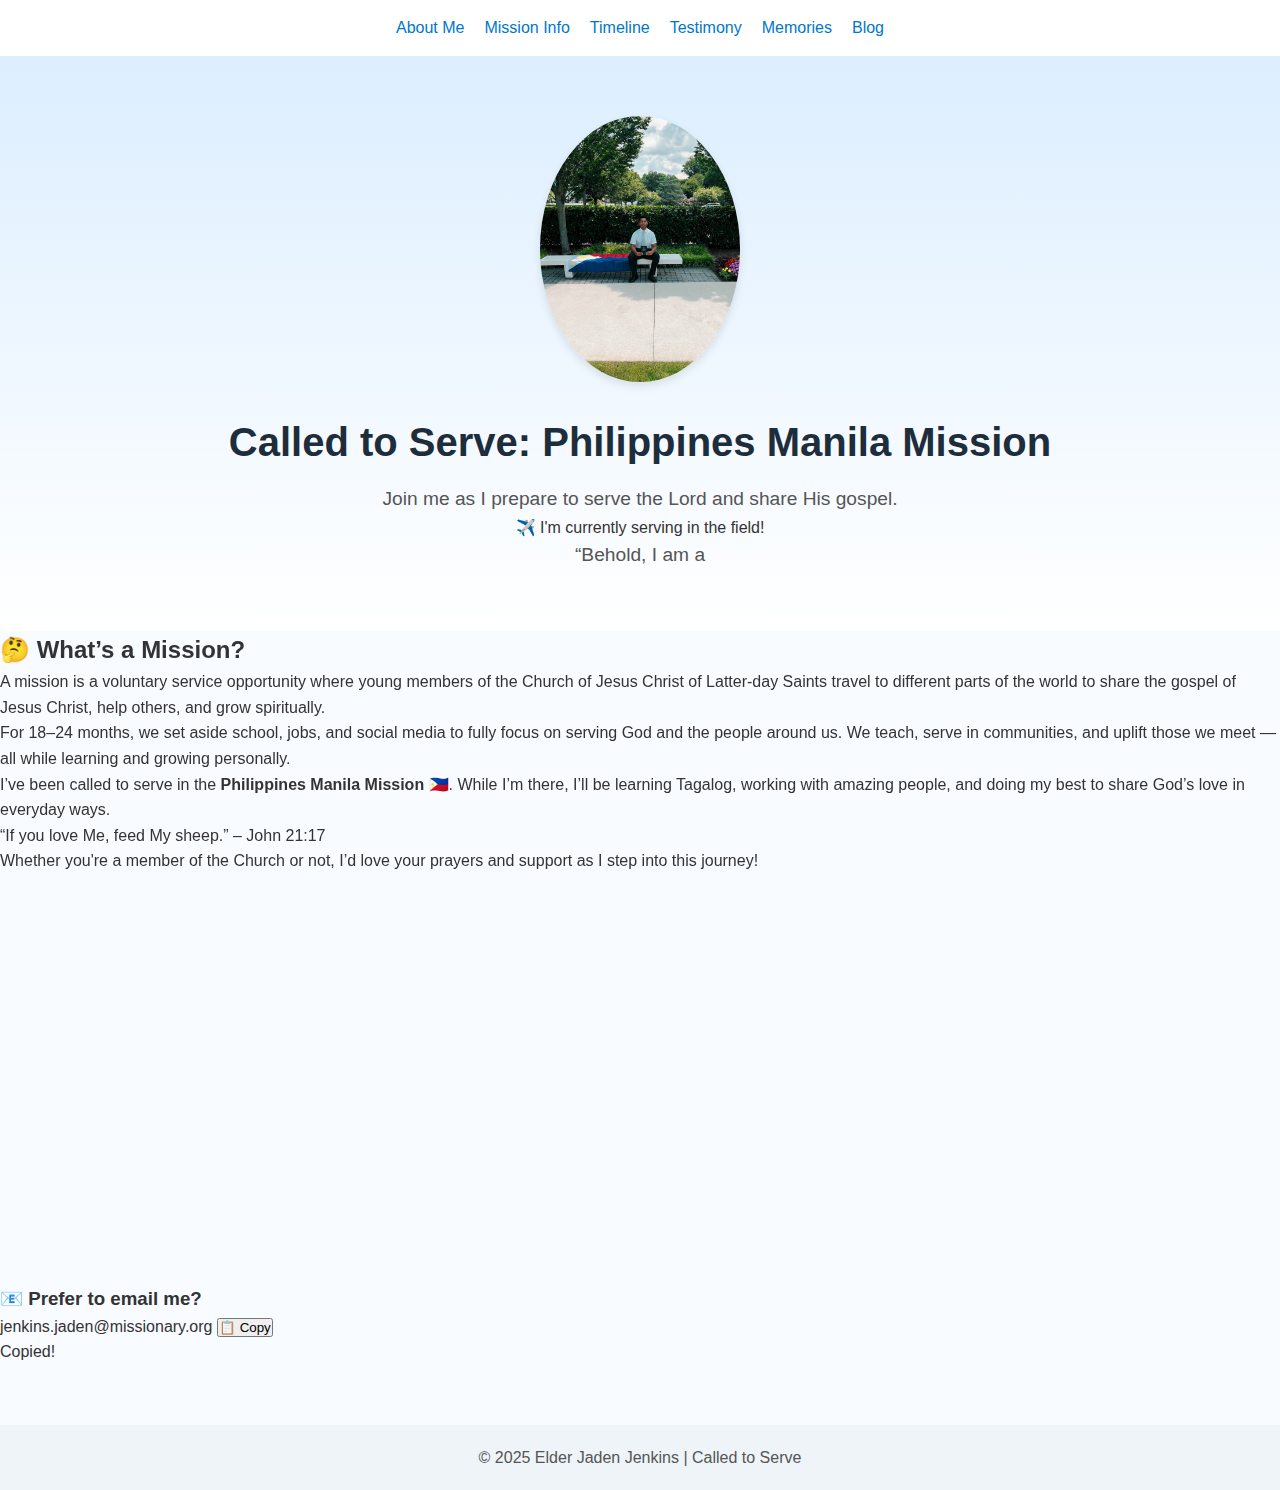
<file: index.html>
<!DOCTYPE html>
<html lang="en">
<head>
  <meta charset="UTF-8" />
  <meta name="viewport" content="width=device-width, initial-scale=1.0"/>
  <title>Jaden's Mission Journey</title>
  <link rel="stylesheet" href="style.css" />

  <!-- AOS animation support (optional) -->
  <link href="https://unpkg.com/aos@2.3.1/dist/aos.css" rel="stylesheet" />
</head>
<body>

  <!-- NAVBAR -->
  <nav class="navbar">
    <a href="about.html">About Me</a>
    <a href="mission.html">Mission Info</a>
    <a href="timeline.html">Timeline</a>
    <a href="testimony.html">Testimony</a>
    <a href="memories.html">Memories</a>
    <a href="blog.html">Blog</a>
  </nav>

  <!-- HERO SECTION -->
  <header class="hero fade-in" id="home">
    <img src="images/jaden-flag.jpg" alt="Jaden with Flag" class="hero-img" />
    <h1>Called to Serve: Philippines Manila Mission</h1>
    <p>Join me as I prepare to serve the Lord and share His gospel.</p>

    <div class="countdown-box" id="countdown"></div>
    <p id="verse" class="typing-effect"></p>

    <!-- Waving flag background -->
    <div class="flag-overlay animated-flag"></div>
  </header>

  <section class="mission-explained" id="what-is-a-mission" data-aos="fade-up">
  <h2>🤔 What’s a Mission?</h2>
  <p>
    A mission is a voluntary service opportunity where young members of the Church of Jesus Christ of Latter-day Saints travel to different parts of the world to share the gospel of Jesus Christ, help others, and grow spiritually.
  </p>
  <p>
    For 18–24 months, we set aside school, jobs, and social media to fully focus on serving God and the people around us. We teach, serve in communities, and uplift those we meet — all while learning and growing personally.
  </p>
  <p>
    I’ve been called to serve in the <strong>Philippines Manila Mission</strong> 🇵🇭. While I’m there, I’ll be learning Tagalog, working with amazing people, and doing my best to share God’s love in everyday ways.
  </p>
  <blockquote>
    “If you love Me, feed My sheep.” – John 21:17
  </blockquote>
  <p>
    Whether you're a member of the Church or not, I’d love your prayers and support as I step into this journey!
  </p>
</section>


<section class="tagalog-box" data-aos="fade-up">
  <h3>🗣 Tagalog Word of the Week</h3>
  <p><strong>Pananampalataya</strong> — (noun) <em>Faith or belief</em></p>
  <p><em>Example:</em> “May <strong>pananampalataya</strong> ako sa plano ng Diyos.”<br>
  (I have faith in God's plan.)</p>
</section>


<section class="write-me" id="write" data-aos="fade-up">
  <h2>📬 Write Me While I’m On My Mission</h2>
  <p>I would love letters, uplifting thoughts, or even snacks from home while I'm serving. Here’s how you can reach me:</p>

  <div class="address-box">
    <h3>🏠 MTC ( October 15 - December 11)</h3>
    <p>
      Elder Jaden Jenkins<br>
      4970 Derryfeild Court, Waldorf Maryland, 20602<br>
      (Label as: "Missionary - Do Not Deliver Sundays")
    </p>
  </div>

  <div class="address-box">
    <h3>🌏 Mission Address (after Oct 15)</h3>
    <p>
      Philippines Manila Mission<br>
      119 HV Dela Costa St. Salcedo Village, <br>
      Makati City 0714 Metro manila Philippines<br>
      
    </p>
  </div>

  <p>If you're unsure where to send it, message me through the contact form and my family can help!</p>
</section>

<div class="email-contact">
  <h3>📧 Prefer to email me?</h3>
  <p>
    <span id="email-text">jenkins.jaden@missionary.org</span>
    <button class="copy-btn" onclick="copyEmail()">📋 Copy</button>
  </p>
  <p class="copied-message" id="copied-msg">Copied!</p>
</div>




  <!-- FOOTER -->
  <footer>
    <p>© 2025 Elder Jaden Jenkins | Called to Serve</p>
  </footer>

  <!-- SCRIPTS -->
  <script src="script.js"></script>
  <script src="https://unpkg.com/aos@2.3.1/dist/aos.js"></script>
  <script>AOS.init();</script>
</body>
</html>
</file>
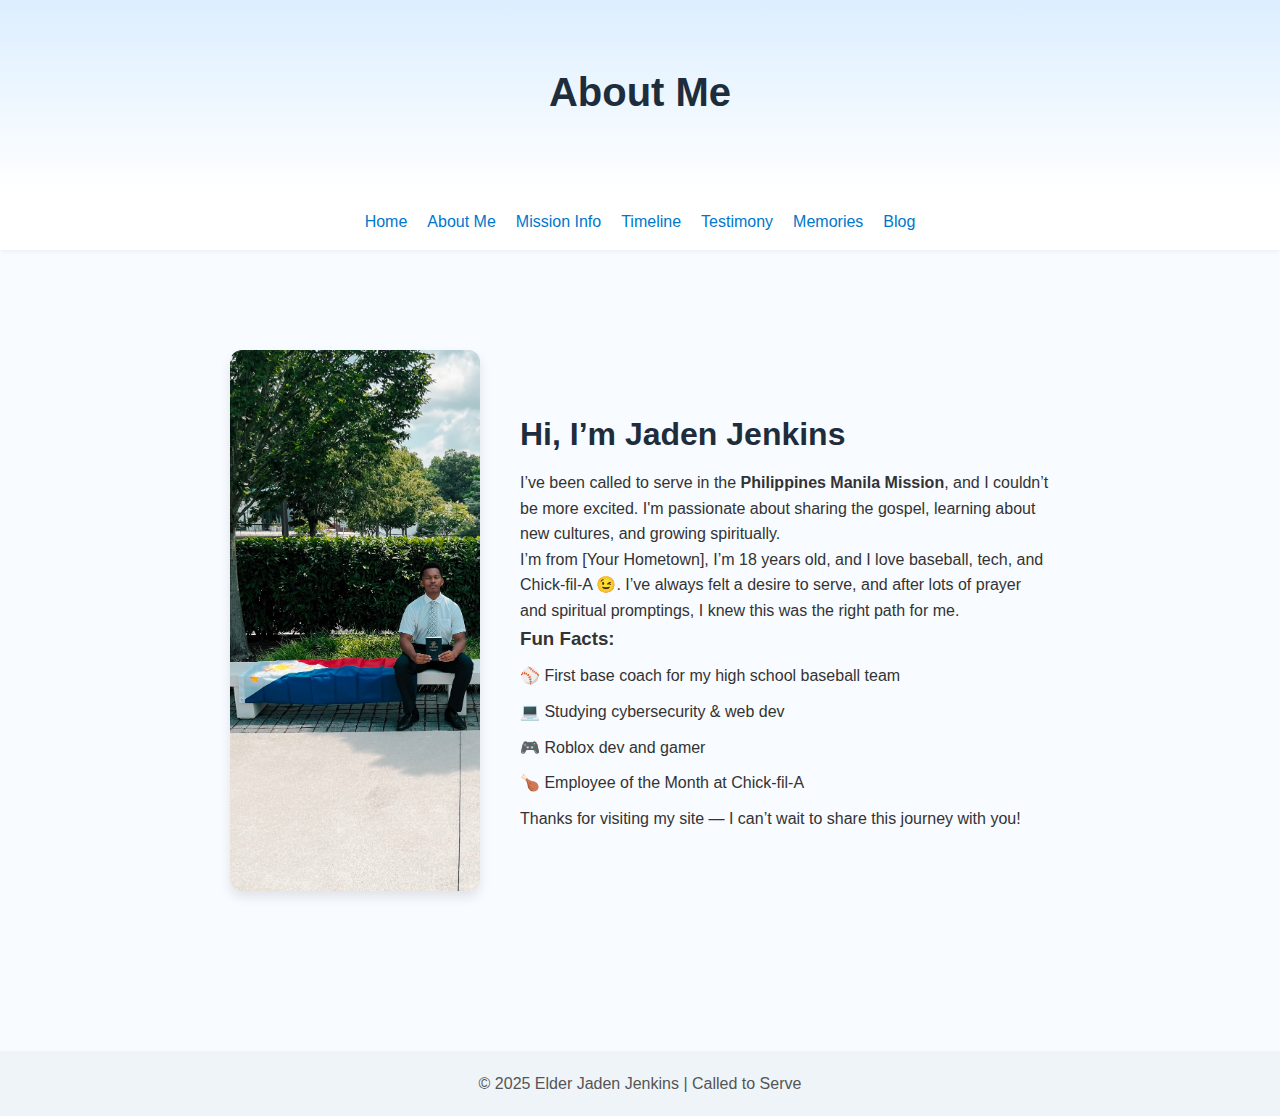
<file: about.html>
<!DOCTYPE html>
<html lang="en">
<head>
  <meta charset="UTF-8" />
  <meta name="viewport" content="width=device-width, initial-scale=1.0"/>
  <title>About Me - Elder Jaden Jenkins</title>
  <link rel="stylesheet" href="style.css" />
</head>
<body>

  <header class="hero">
    <h1>About Me</h1>
  </header>

  <nav class="navbar">
    <a href="index.html">Home</a>
    <a href="about.html" class="active">About Me</a>
    <a href="mission.html">Mission Info</a>
    <a href="timeline.html">Timeline</a>
    <a href="testimony.html">Testimony</a>
    <a href="memories.html">Memories</a>
    <a href="blog.html">Blog</a>
  </nav>

  <main class="container">
    <section class="about-section">
      <img src="images/jaden-profile.jpg" alt="Jaden Profile" class="profile-img">
      <div class="about-text">
        <h2>Hi, I’m Jaden Jenkins</h2>
        <p>I’ve been called to serve in the <strong>Philippines Manila Mission</strong>, and I couldn’t be more excited. I'm passionate about sharing the gospel, learning about new cultures, and growing spiritually.</p>
        <p>I’m from [Your Hometown], I’m 18 years old, and I love baseball, tech, and Chick-fil-A 😉. I’ve always felt a desire to serve, and after lots of prayer and spiritual promptings, I knew this was the right path for me.</p>
        <h3>Fun Facts:</h3>
        <ul>
          <li>⚾ First base coach for my high school baseball team</li>
          <li>💻 Studying cybersecurity & web dev</li>
          <li>🎮 Roblox dev and gamer</li>
          <li>🍗 Employee of the Month at Chick-fil-A</li>
        </ul>
        <p>Thanks for visiting my site — I can’t wait to share this journey with you!</p>
      </div>
    </section>
  </main>

  <footer>
    <p>© 2025 Elder Jaden Jenkins | Called to Serve</p>
  </footer>

</body>
</html>
</file>
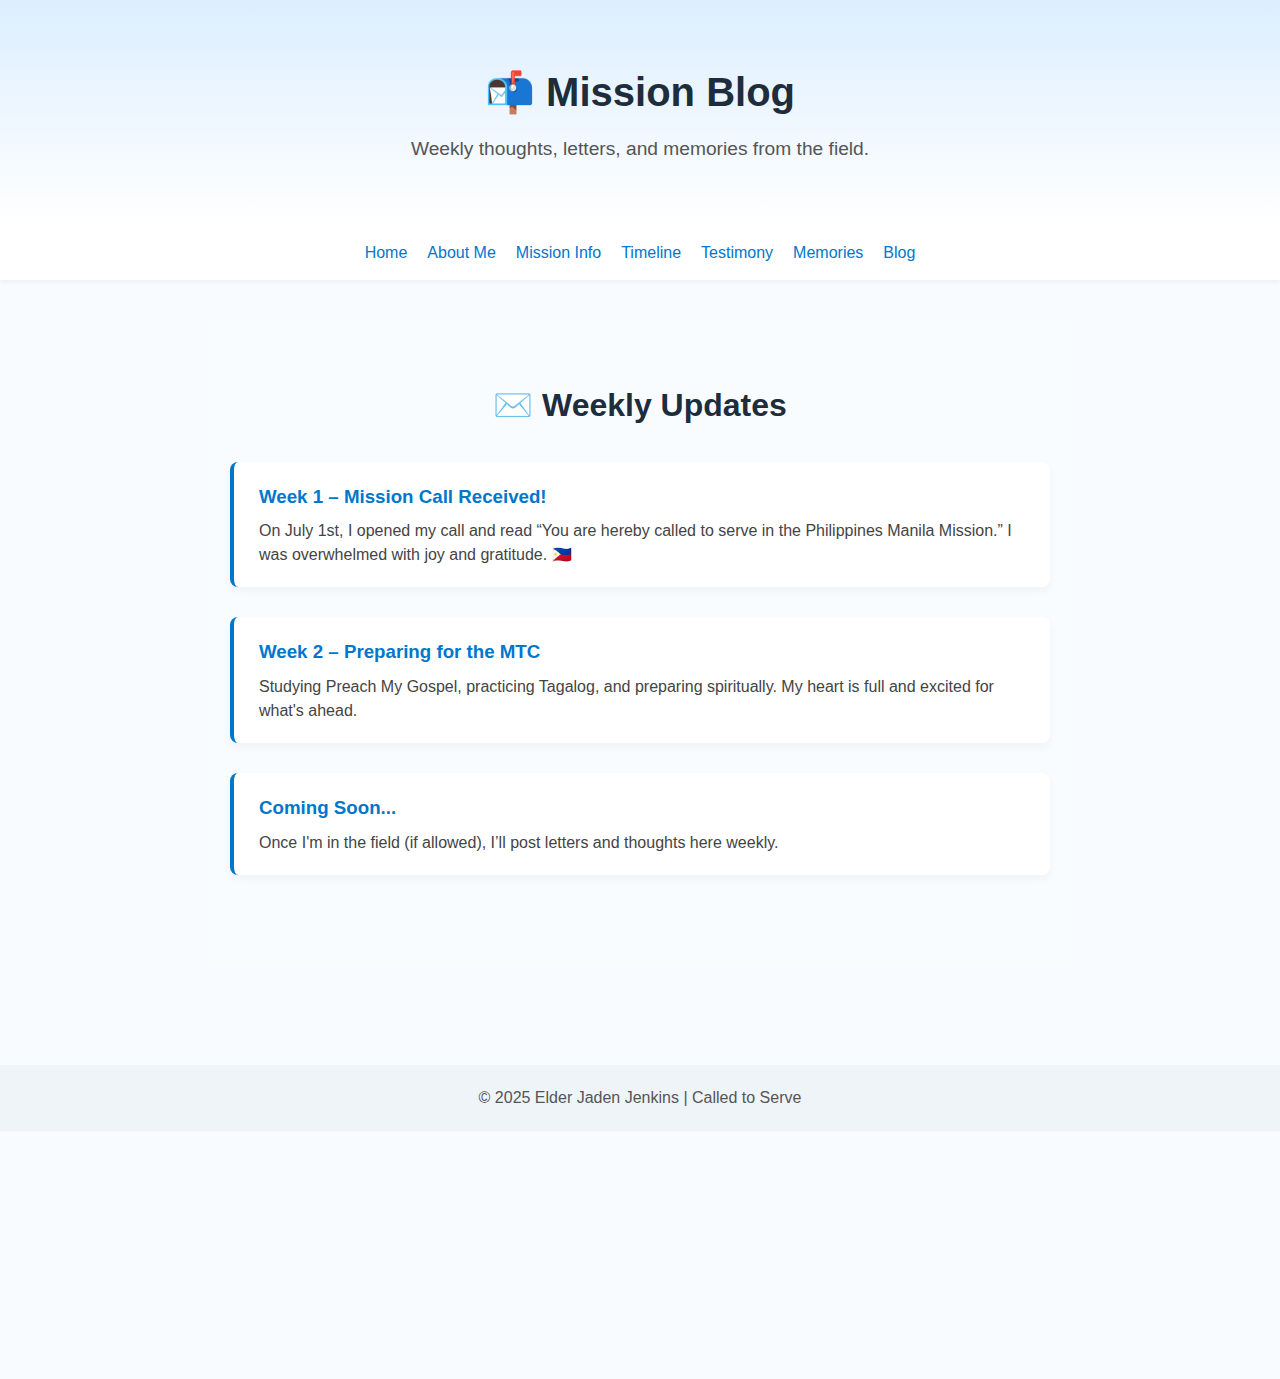
<file: blog.html>
<!DOCTYPE html>
<html lang="en">
<head>
  <meta charset="UTF-8" />
  <meta name="viewport" content="width=device-width, initial-scale=1.0"/>
  <title>Mission Blog</title>
  <link rel="stylesheet" href="style.css" />
  <link href="https://unpkg.com/aos@2.3.1/dist/aos.css" rel="stylesheet" />
</head>
<body>

  <header class="hero">
    <h1>📬 Mission Blog</h1>
    <p>Weekly thoughts, letters, and memories from the field.</p>
  </header>

  <nav class="navbar">
    <a href="index.html">Home</a>
    <a href="about.html">About Me</a>
    <a href="mission.html">Mission Info</a>
    <a href="timeline.html">Timeline</a>
    <a href="testimony.html">Testimony</a>
    <a href="memories.html">Memories</a>
    <a href="blog.html" class="active">Blog</a>
  </nav>

  <main class="container blog-page">

    <section class="blog-section" data-aos="fade-up">
      <h2>✉️ Weekly Updates</h2>

      <div class="blog-post">
        <h3>Week 1 – Mission Call Received!</h3>
        <p>On July 1st, I opened my call and read “You are hereby called to serve in the Philippines Manila Mission.” I was overwhelmed with joy and gratitude. 🇵🇭</p>
      </div>

      <div class="blog-post">
        <h3>Week 2 – Preparing for the MTC</h3>
        <p>Studying Preach My Gospel, practicing Tagalog, and preparing spiritually. My heart is full and excited for what's ahead.</p>
      </div>

      <div class="blog-post">
        <h3>Coming Soon...</h3>
        <p>Once I'm in the field (if allowed), I’ll post letters and thoughts here weekly.</p>
      </div>
    </section>

  </main>

  <footer>
    <p>© 2025 Elder Jaden Jenkins | Called to Serve</p>
  </footer>

  <script src="https://unpkg.com/aos@2.3.1/dist/aos.js"></script>
  <script>AOS.init();</script>
</body>
</html>


<section class="contact-form-section" id="contact" data-aos="fade-up">
  <h2>📨 Have a question or message?</h2>
  <p>Send me a note — I’d love to hear from you!</p>

  <form action="https://formspree.io/f/xkgzrwoz" method="POST" class="contact-form">
    <input type="text" name="name" placeholder="Your Name" required />
    <input type="email" name="_replyto" placeholder="Your Email" required />
    <textarea name="message" rows="5" placeholder="Your Message" required></textarea>
    <button type="submit">Send Message</button>
  </form>
</section>
</file>
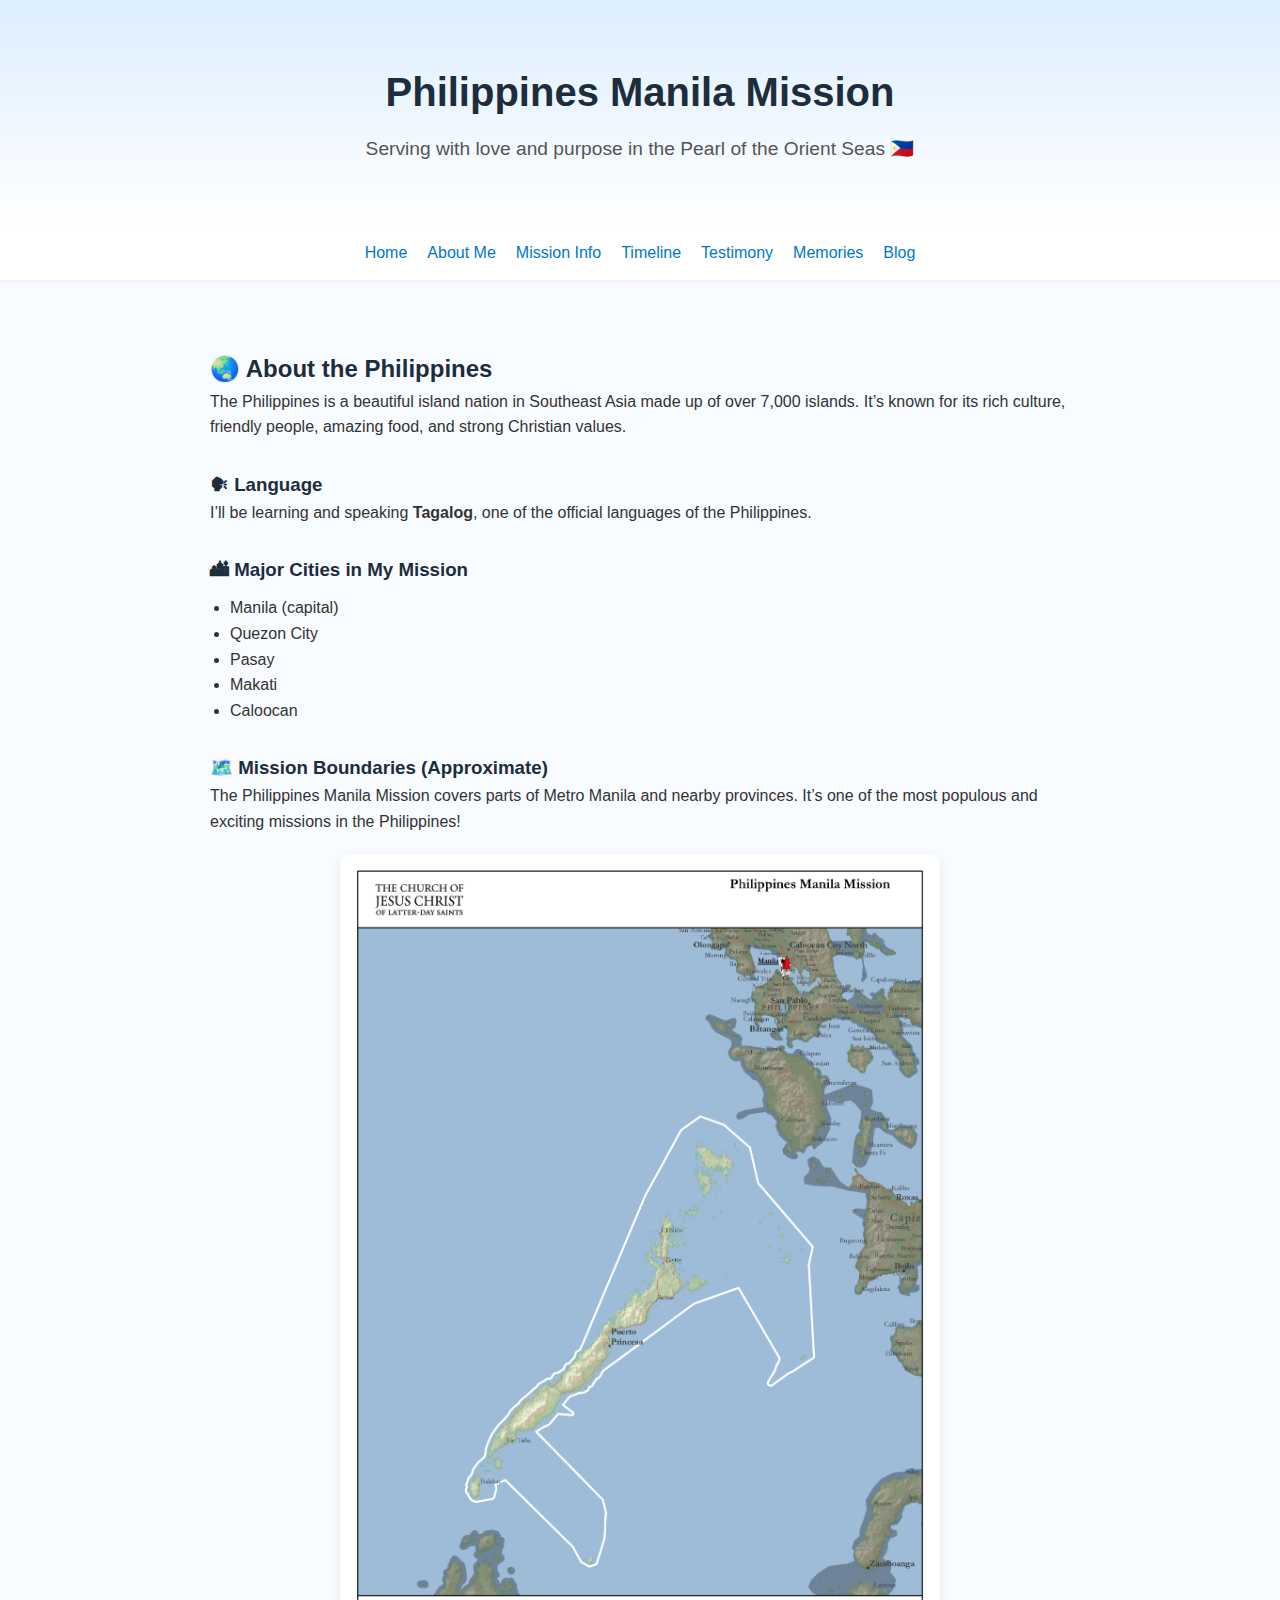
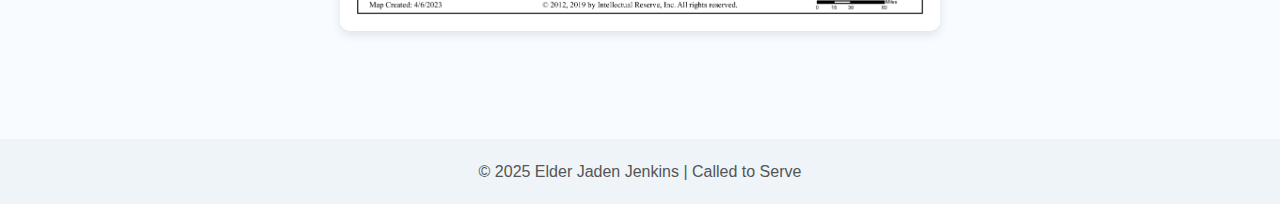
<file: mission.html>
<!DOCTYPE html>
<html lang="en">
<head>
  <meta charset="UTF-8" />
  <meta name="viewport" content="width=device-width, initial-scale=1.0"/>
  <title>Mission Info - Philippines Manila</title>
  <link rel="stylesheet" href="style.css" />
</head>
<body>

  <header class="hero">
    <h1>Philippines Manila Mission</h1>
    <p>Serving with love and purpose in the Pearl of the Orient Seas 🇵🇭</p>
  </header>

  <nav class="navbar">
    <a href="index.html">Home</a>
    <a href="about.html">About Me</a>
    <a href="mission.html" class="active">Mission Info</a>
    <a href="timeline.html">Timeline</a>
    <a href="testimony.html">Testimony</a>
    <a href="memories.html">Memories</a>
    <a href="blog.html">Blog</a>
  </nav>

  <main class="container">

    <section class="mission-details">
      <h2>🌏 About the Philippines</h2>
      <p>The Philippines is a beautiful island nation in Southeast Asia made up of over 7,000 islands. It’s known for its rich culture, friendly people, amazing food, and strong Christian values.</p>

      <h3>🗣 Language</h3>
      <p>I’ll be learning and speaking <strong>Tagalog</strong>, one of the official languages of the Philippines.</p>

      <h3>🏙 Major Cities in My Mission</h3>
      <ul>
        <li>Manila (capital)</li>
        <li>Quezon City</li>
        <li>Pasay</li>
        <li>Makati</li>
        <li>Caloocan</li>
      </ul>

      <h3>🗺️ Mission Boundaries (Approximate)</h3>
      <p>The Philippines Manila Mission covers parts of Metro Manila and nearby provinces. It’s one of the most populous and exciting missions in the Philippines!</p>

      <div class="map-container">
        <img src="images/philippines-mission-map.png" alt="Philippines Mission Map" class="mission-map" />
      </div>
    </section>

  </main>

  <footer>
    <p>© 2025 Elder Jaden Jenkins | Called to Serve</p>
  </footer>

</body>
</html>
</file>
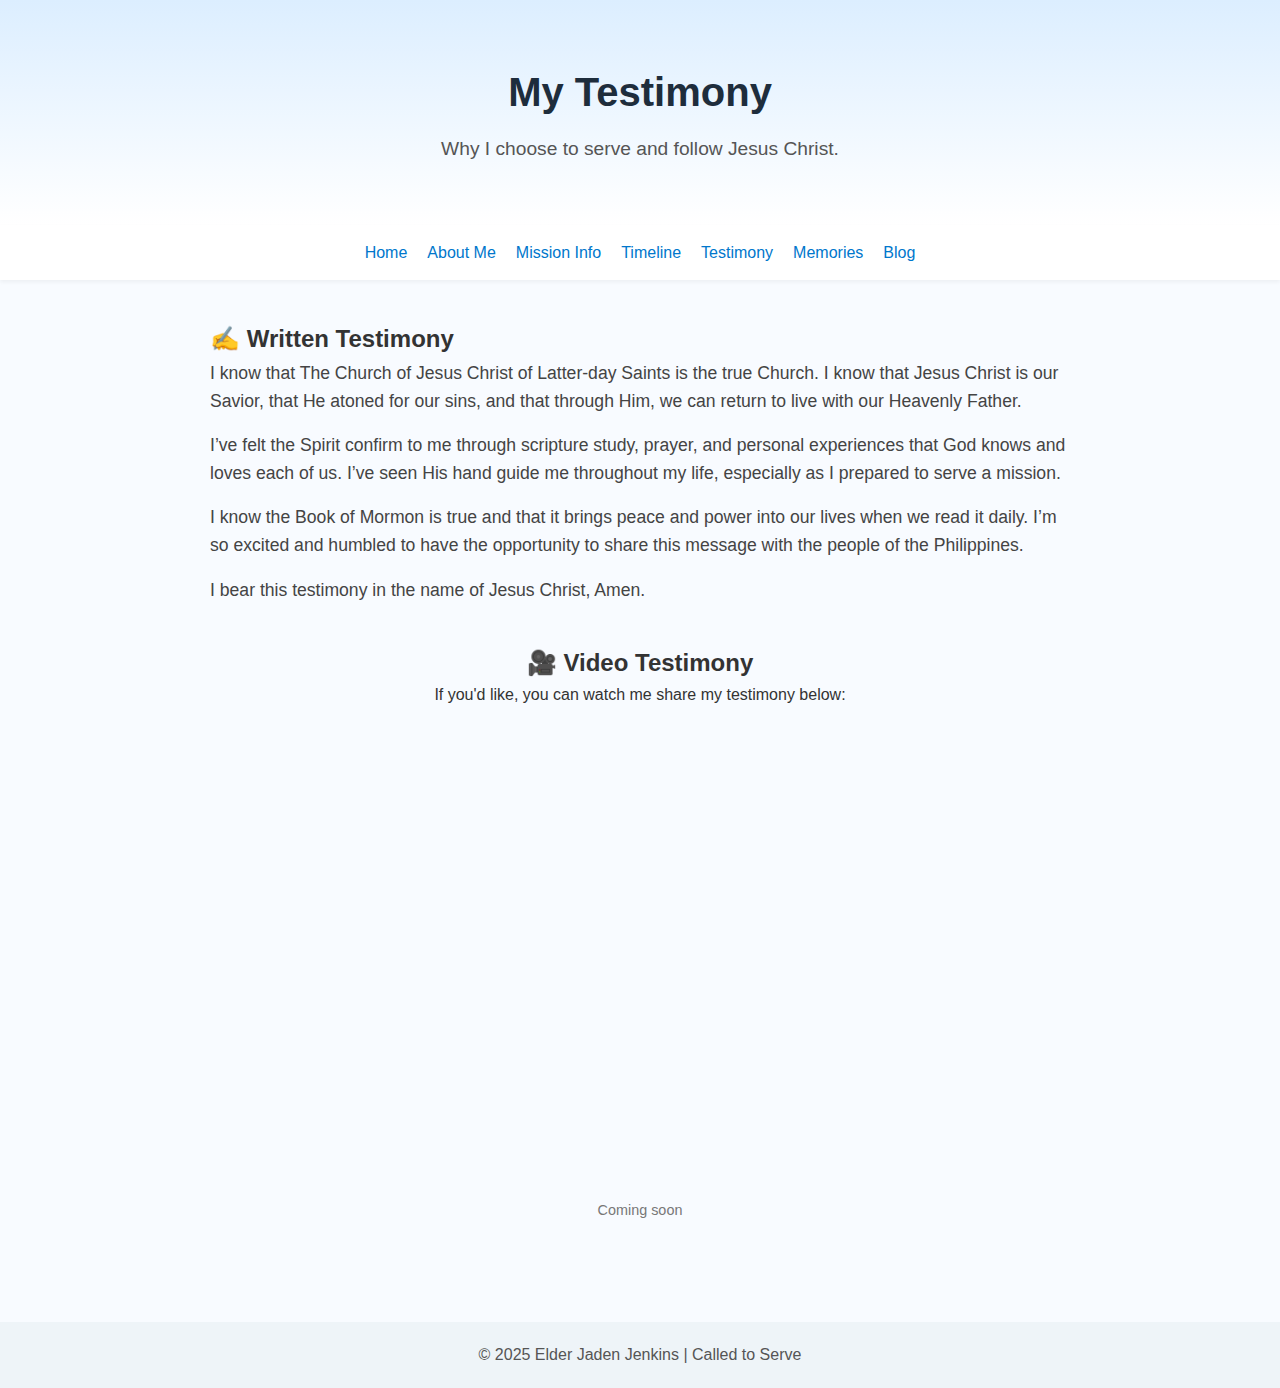
<file: testimony.html>
<!DOCTYPE html>
<html lang="en">
<head>
  <meta charset="UTF-8" />
  <meta name="viewport" content="width=device-width, initial-scale=1.0"/>
  <title>My Testimony</title>
  <link rel="stylesheet" href="style.css" />
</head>

<body>


  <header class="hero">
    <h1>My Testimony</h1>
    <p>Why I choose to serve and follow Jesus Christ.</p>
  </header>

  <nav class="navbar">
    <a href="index.html">Home</a>
    <a href="about.html">About Me</a>
    <a href="mission.html">Mission Info</a>
    <a href="timeline.html">Timeline</a>
    <a href="testimony.html" class="active">Testimony</a>
    <a href="memories.html">Memories</a>
    <a href="blog.html">Blog</a>
  </nav>

  <main class="container">

    <section class="testimony-text">
      <h2>✍️ Written Testimony</h2>
      <p>
        I know that The Church of Jesus Christ of Latter-day Saints is the true Church. I know that Jesus Christ is our Savior, that He atoned for our sins, and that through Him, we can return to live with our Heavenly Father.
      </p>
      <p>
        I’ve felt the Spirit confirm to me through scripture study, prayer, and personal experiences that God knows and loves each of us. I’ve seen His hand guide me throughout my life, especially as I prepared to serve a mission.
      </p>
      <p>
        I know the Book of Mormon is true and that it brings peace and power into our lives when we read it daily. I’m so excited and humbled to have the opportunity to share this message with the people of the Philippines.
      </p>
      <p>
        I bear this testimony in the name of Jesus Christ, Amen.
      </p>
    </section>

    <section class="testimony-video">
      <h2>🎥 Video Testimony</h2>
      <p>If you'd like, you can watch me share my testimony below:</p>
      <div class="video-wrapper">
        <iframe width="560" height="315" src="https://www.youtube.com/embed/YOUR_VIDEO_ID" 
        title="YouTube video player" frameborder="0" allowfullscreen></iframe>
      </div>
      <p class="caption">Coming soon</p>
    </section>

  </main>

  <footer>
    <p>© 2025 Elder Jaden Jenkins | Called to Serve</p>
  </footer>

</body>
</html>
</file>
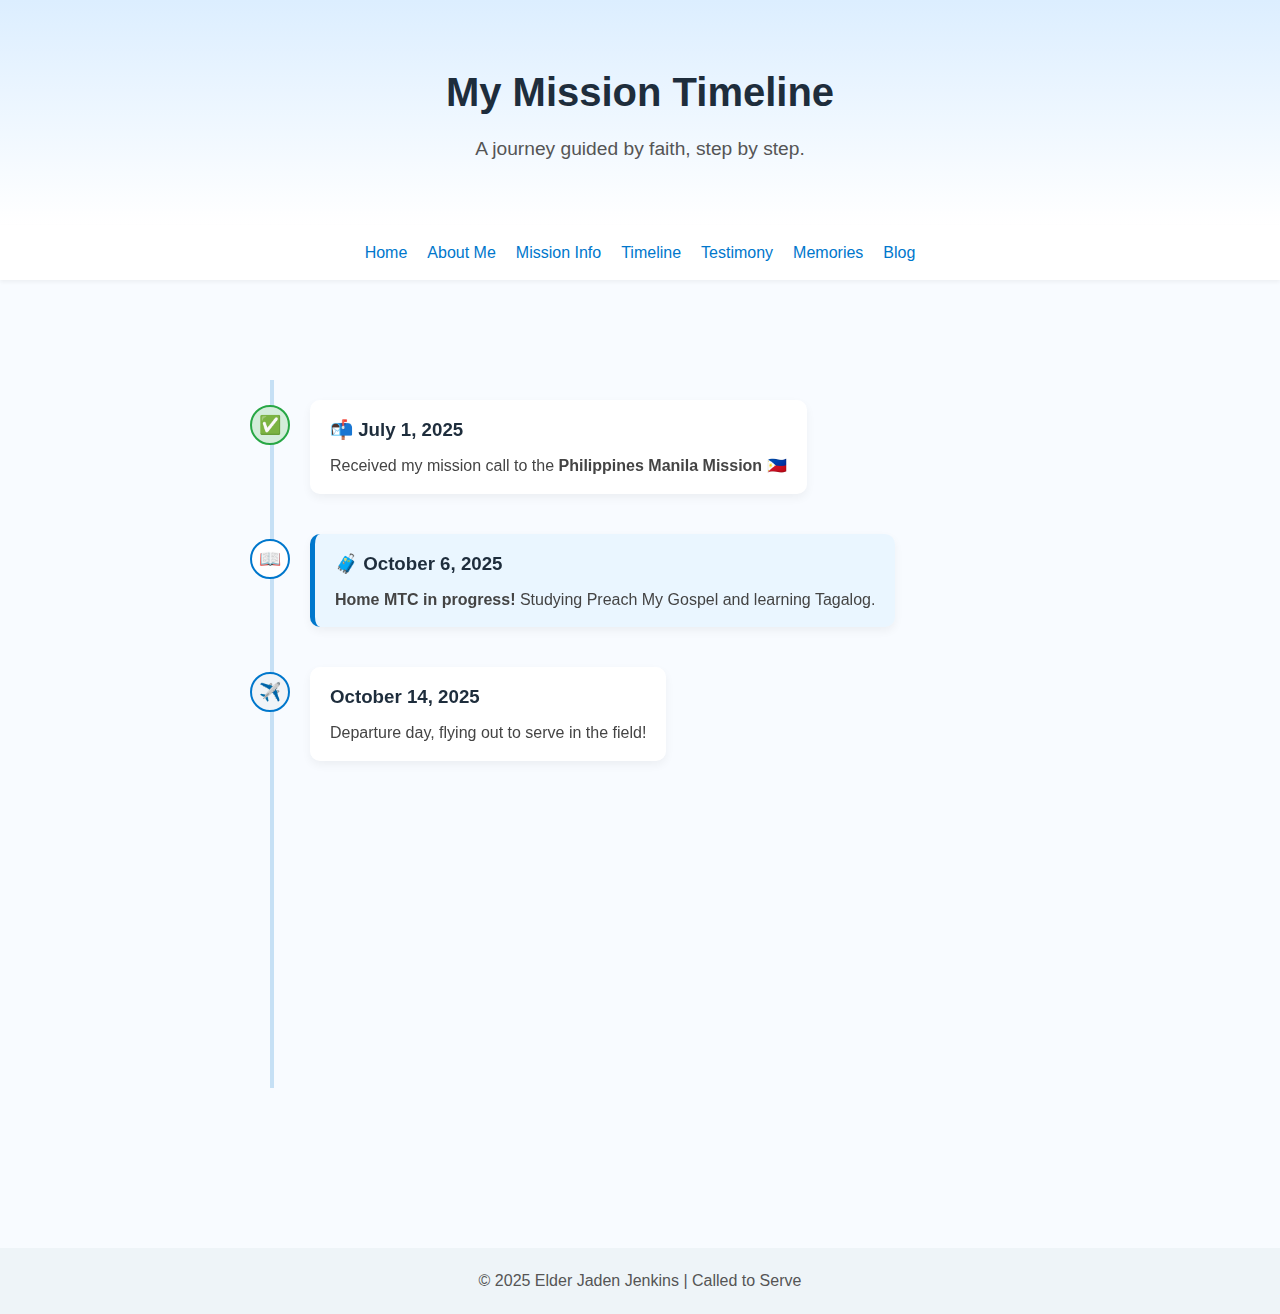
<file: timeline.html>
<!DOCTYPE html>
<html lang="en">
<head>
    <!-- AOS Animation Library -->
<link href="https://unpkg.com/aos@2.3.1/dist/aos.css" rel="stylesheet" />

  <meta charset="UTF-8" />
  <meta name="viewport" content="width=device-width, initial-scale=1.0"/>
  <title>Mission Timeline</title>
  <link rel="stylesheet" href="style.css" />
</head>
<body>

  <header class="hero">
    <h1>My Mission Timeline</h1>
    <p>A journey guided by faith, step by step.</p>
  </header>

  <nav class="navbar">
    <a href="index.html">Home</a>
    <a href="about.html">About Me</a>
    <a href="mission.html">Mission Info</a>
    <a href="timeline.html" class="active">Timeline</a>
    <a href="testimony.html">Testimony</a>
    <a href="memories.html">Memories</a>
    <a href="blog.html">Blog</a>
  </nav>

  <main class="container">
    <section class="timeline">

  <div class="timeline-event complete" data-aos="fade-up">
    <div class="icon">✅</div>
    <div class="content">
      <h3>📬 July 1, 2025</h3>
      <p>Received my mission call to the <strong>Philippines Manila Mission</strong> 🇵🇭</p>
    </div>
  </div>

  <div class="timeline-event current" data-aos="fade-up">
    <div class="icon">📖</div>
    <div class="content">
      <h3>🧳 October 6, 2025</h3>
      <p><strong>Home MTC in progress!</strong> Studying Preach My Gospel and learning Tagalog.</p>
    </div>
  </div>

  <div class="timeline-event upcoming" data-aos="fade-up">
    <div class="icon">✈️</div>
    <div class="content">
      <h3>October 14, 2025</h3>
      <p>Departure day, flying out to serve in the field!</p>
    </div>
  </div>

  <div class="timeline-event upcoming" data-aos="fade-up">
    <div class="icon">🙏</div>
    <div class="content">
      <h3>2025 - 2027</h3>
      <p>Serving full-time in the Philippines Manila Mission</p>
    </div>
  </div>

  <div class="timeline-event upcoming" data-aos="fade-up">
    <div class="icon">🎓</div>
    <div class="content">
      <h3>October 2027</h3>
      <p>Return home — with testimony, growth, and purpose.</p>
    </div>
  </div>

</section>

  </main>

  <footer>
    <p>© 2025 Elder Jaden Jenkins | Called to Serve</p>
  </footer>
<script src="https://unpkg.com/aos@2.3.1/dist/aos.js"></script>
<script>
  AOS.init();
</script>

</body>
</html>
</file>
<file: style.css>
/* General Reset */
html {
  scroll-behavior: smooth;
}

* {
  margin: 0;
  padding: 0;
  box-sizing: border-box;
}

body {
  font-family: 'Inter', sans-serif;
  background-color: #f8fbff;
  color: #333;
  line-height: 1.6;
}

.hero {
  background: linear-gradient(to bottom, #dceeff, #ffffff);
  text-align: center;
  padding: 60px 20px;
}

.hero-img {
  width: 200px;
  border-radius: 50%;
  margin-bottom: 20px;
  box-shadow: 0 4px 8px rgba(0,0,0,0.1);
}

.hero h1 {
  font-size: 2.5rem;
  color: #1E2D3C;
  margin-bottom: 10px;
}

.hero p {
  font-size: 1.2rem;
  color: #555;
}

.navbar {
  display: flex;
  justify-content: center;
  gap: 20px;
  background-color: #ffffff;
  padding: 15px;
  box-shadow: 0 2px 4px rgba(0,0,0,0.05);
}

.navbar a {
  color: #0077cc;
  text-decoration: none;
  font-weight: 500;
}

.navbar a:hover {
  text-decoration: underline;
}

footer {
  text-align: center;
  padding: 20px;
  background-color: #eef4f8;
  color: #555;
  margin-top: 60px;
}

.about-section {
  display: flex;
  flex-wrap: wrap;
  gap: 40px;
  justify-content: center;
  align-items: center;
  padding: 60px 20px;
  max-width: 1100px;
  margin: 0 auto;
}


.about-img {
  flex: 1 1 300px;
  text-align: center;
}

.profile-img {
  width: 280px;
  border-radius: 16px;
  box-shadow: 0 6px 12px rgba(0,0,0,0.1);
}

.about-text {
  flex: 1 1 400px;
  max-width: 600px;
}

.about-text h2 {
  font-size: 2rem;
  margin-bottom: 10px;
  color: #1E2D3C;
}

.about-text ul {
  padding-left: 20px;
  margin-top: 10px;
}

.about-text li {
  margin-bottom: 8px;
  font-size: 1rem;
}


.profile-img {
  width: 250px;
  border-radius: 12px;
  box-shadow: 0 6px 12px rgba(0,0,0,0.1);
}

.about-text {
  max-width: 600px;
}

.about-text h2 {
  font-size: 2rem;
  margin-bottom: 10px;
  color: #1E2D3C;
}

.about-text ul {
  margin-top: 10px;
  padding-left: 20px;
}

.about-text li {
  margin-bottom: 8px;
}

.container {
  padding: 40px 20px;
  max-width: 900px;
  margin: 0 auto;
}

.mission-details h2, .mission-details h3 {
  color: #1E2D3C;
  margin-top: 30px;
}

.mission-details ul {
  list-style-type: disc;
  margin-left: 20px;
  margin-top: 10px;
}

.map-container {
  margin-top: 20px;
  text-align: center;
}

.mission-map {
  width: 100%;
  max-width: 600px;
  border-radius: 10px;
  box-shadow: 0 4px 10px rgba(0,0,0,0.1);
}

.caption {
  font-size: 0.9rem;
  color: #777;
  margin-top: 5px;
}

.testimony-text p {
  margin-bottom: 16px;
  font-size: 1.1rem;
  color: #444;
}

.testimony-video {
  margin-top: 40px;
  text-align: center;
}

.video-wrapper {
  position: relative;
  padding-bottom: 56.25%;
  height: 0;
  overflow: hidden;
  max-width: 100%;
}

.video-wrapper iframe {
  position: absolute;
  top: 0;
  left: 0;
  width: 100%;
  height: 100%;
}

.caption {
  font-size: 0.9rem;
  color: #777;
  margin-top: 8px;
}


.gallery {
  display: grid;
  grid-template-columns: repeat(auto-fit, minmax(250px, 1fr));
  gap: 25px;
  padding: 40px 0;
}

.gallery-item {
  text-align: center;
}

.gallery-item img {
  width: 100%;
  border-radius: 12px;
  box-shadow: 0 6px 12px rgba(0,0,0,0.1);
  transition: transform 0.3s ease;
}

.gallery-item img:hover {
  transform: scale(1.03);
}

.gallery-item p {
  margin-top: 10px;
  font-size: 0.95rem;
  color: #444;
}

.about-centered {
  display: flex;
  flex-direction: column;
  align-items: center;
  padding: 60px 20px;
  max-width: 700px;
  margin: 0 auto;
  text-align: center;
}

.about-centered .profile-img {
  width: 240px;
  border-radius: 16px;
  box-shadow: 0 6px 12px rgba(0,0,0,0.1);
  margin-bottom: 30px;
}

.about-text {
  color: #333;
}

.about-text ul {
  list-style-type: none;
  padding: 0;
  margin-top: 10px;
}

.about-text li {
  margin-bottom: 10px;
  font-size: 1rem;
}

.timeline {
  position: relative;
  margin: 60px auto;
  padding: 20px 0;
  max-width: 800px;
}

.timeline::before {
  content: '';
  position: absolute;
  left: 30px;
  top: 0;
  bottom: 0;
  width: 4px;
  background: #0077cc33;
}

.timeline-event {
  display: flex;
  align-items: flex-start;
  margin-bottom: 40px;
  position: relative;
  padding-left: 70px;
}

.timeline-event .icon {
  position: absolute;
  left: 10px;
  top: 5px;
  background: #fff;
  border: 2px solid #0077cc;
  color: #0077cc;
  font-size: 18px;
  width: 40px;
  height: 40px;
  border-radius: 50%;
  text-align: center;
  line-height: 36px;
  font-weight: bold;
}

.timeline-event .content {
  background: #fff;
  padding: 15px 20px;
  border-radius: 10px;
  box-shadow: 0 4px 10px rgba(0,0,0,0.05);
}

.timeline-event h3 {
  margin: 0 0 8px;
  color: #1e2d3c;
}

.timeline-event p {
  margin: 0;
  color: #444;
}

/* Completed */
.timeline-event.complete .icon {
  background-color: #d4edda;
  color: #28a745;
  border-color: #28a745;
}

/* Current phase highlight */
.timeline-event.current .content {
  border-left: 5px solid #0077cc;
  background-color: #eaf6ff;
}

/* Upcoming */
.timeline-event.upcoming .icon {
  background-color: #f0f4f8;
  color: #0077cc;
  border-color: #0077cc;
}

.blog-section {
  padding: 60px 20px;
  background-color: #f9fcff;
  max-width: 900px;
  margin: 0 auto;
}

.blog-section h2 {
  font-size: 2rem;
  color: #1E2D3C;
  text-align: center;
  margin-bottom: 30px;
}

.blog-post {
  background-color: #ffffff;
  padding: 20px 25px;
  margin-bottom: 30px;
  border-left: 4px solid #0077cc;
  border-radius: 8px;
  box-shadow: 0 4px 10px rgba(0,0,0,0.04);
}

.blog-post h3 {
  margin-bottom: 8px;
  color: #0077cc;
}

.blog-post p {
  color: #444;
  line-height: 1.5;
}
</file>
